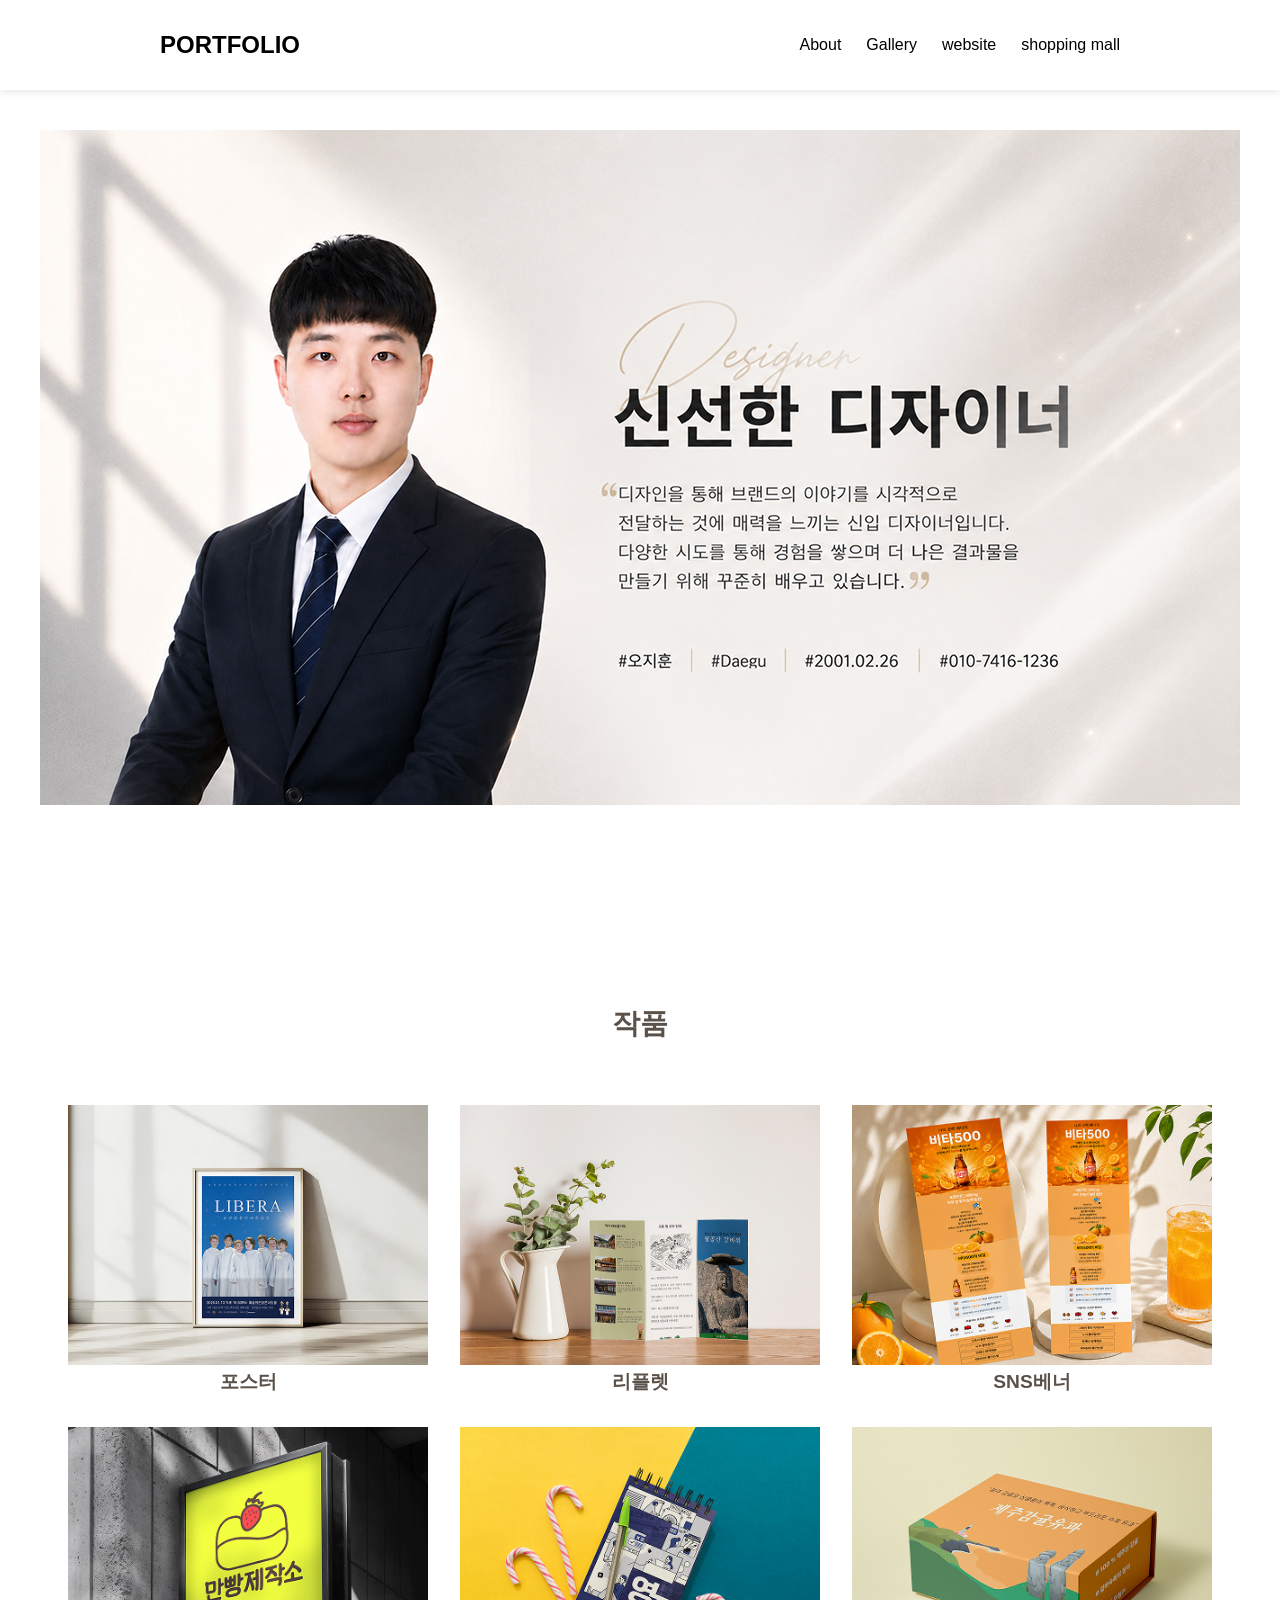
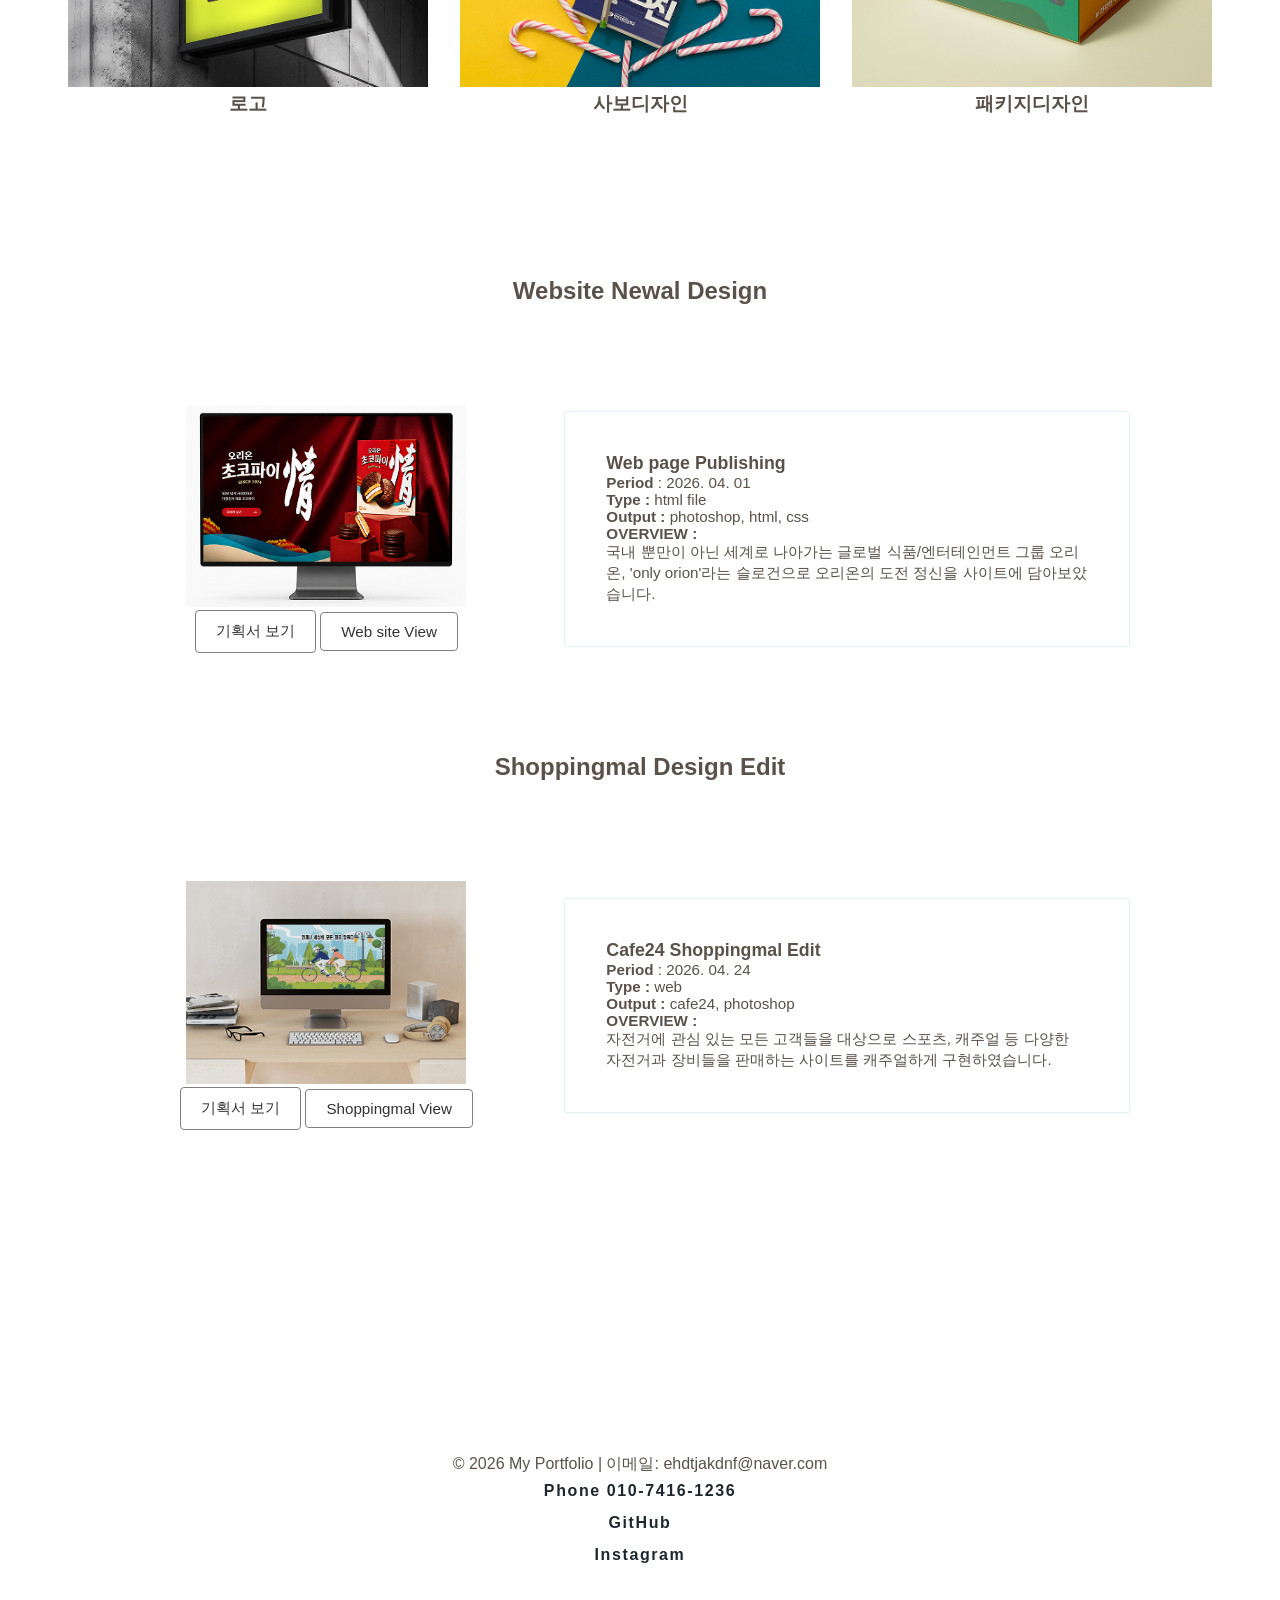
<file: index.html>
<!doctype html>
<html lang="ko">

<head>
  <meta charset="UTF-8" />
  <meta name="viewport" content="width=device-width, initial-scale=1.0" />
  <title> 포트폴리오 </title>
  <link rel="stylesheet" href="style.css">
</head>

<body>
  <main id="home">
    <header>
      <div class="head">
        <div class="logo"><a href="#home">PORTFOLIO</a></div>
        <nav>
          <ul>

            <li><a href="#about"> About </a></li>
            <li><a href="#project1"> Gallery</a></li>
            <li><a href="#project2"> website</a></li>
            <li><a href="#contact"> shopping mall </a></li>
          </ul>
        </nav>
      </div>
    </header>
    
  </main>

  <section id="about">
    <h2 class="title"></h2>
    <div><img src="img/about.jpg" /></div>
  </section>

  <!-- 프로젝트 섹션 -->
  <section id="project1">
    <h2 class="title">작품</h2>
    <div class="gallery">
      <div class="box" onclick="openModal('project1')">
        <img src="img/box1.jpg" alt="프로젝트 1" class="thumbnail">
        <p> 포스터 </p>
      </div>
      <div class="box" onclick="openModal('project2')">
        <img src="img/box2.jpg" alt="프로젝트 2" class="thumbnail">
        <p> 리플렛 </p>
      </div>
      <div class="box" onclick="openModal('project3')">
        <img src="img/box3.jpg" alt="프로젝트 3" class="thumbnail">
        <p> SNS베너</p>
      </div>
      <div class="box" onclick="openModal('project4')">
        <img src="img/box4.jpg" alt="프로젝트 4" class="thumbnail">
        <p>로고</p>
      </div>
      <div class="box" onclick="openModal('project5')">
        <img src="img/box5.jpg" alt="프로젝트 5" class="thumbnail">
        <p>사보디자인 </p>
      </div>
      <div class="box" onclick="openModal('project6')">
        <img src="img/box6.jpg" alt="프로젝트 6" class="thumbnail">
        <p> 패키지디자인 </p>
      </div>
    </div>
  </section>

  <!-- 프로젝트 섹션 2 -->
  <section id="project2">
    <div id="project2-1">
      <h2> Website Newal Design </h2>
      <h3> </h3>
      <div class="web-project">
        <div class="wp-left">
          <img src="img/web1.jpg">
          <p> <a href="orion.pdf" target="_blank" class="btn"> 기획서 보기 </a>
            <a href="https://oj7479876-cloud.github.io/orion/index.html" target="_blank" class="btn"> Web site View </a>
          </p>
        </div>
        <div class="wp-right">
          <h3> Web page Publishing </h3>
          <p> <b> Period </b>: 2026. 04. 01 </p>
          <p> <b> Type :</b> html file </p>
          <p> <b> Output :</b> photoshop, html, css </p>
          <p> <b> OVERVIEW :</b></p>
          <p> 국내 뿐만이 아닌 세계로 나아가는 글로벌 식품/엔터테인먼트 그룹 오리온,
            'only orion'라는 슬로건으로 오리온의 도전 정신을 사이트에 담아보았습니다.
          </p>
        </div>
      </div>
    </div>
    <div id="project2-2">
      <h2> Shoppingmal Design Edit </h2>
      <h3> </h3>
      <div class="web-project">
        <div class="wp-left">
          <img src="img/web2.jpg">
          <p> <a href="shopping mall.pdf" target="_blank" class="btn"> 기획서 보기 </a>
            <a href="https://ehdtjakdnf.cafe24.com/skin-skin1" target="_blank" class="btn"> Shoppingmal View </a>
          </p>
        </div>
        <div class="wp-right">
          <h3>Cafe24 Shoppingmal Edit </h3>
          <p> <b> Period </b>: 2026. 04. 24 </p>
          <p> <b> Type :</b> web </p>
          <p> <b> Output :</b> cafe24, photoshop </p>
          <p> <b> OVERVIEW :</b></p>
          <p> 자전거에 관심 있는 모든 고객들을 대상으로 스포츠, 캐주얼 등 다양한 자전거과 장비들을 판매하는 사이트를 캐주얼하게 구현하였습니다.
          </p>
        </div>
      </div>
    </div>
  </section>

  <!-- 연락처 섹션 -->
  <footer id="contact">
    <p>© 2026 My Portfolio | 이메일: ehdtjakdnf@naver.com</p>
    <ul class="social-links">
      <li><a href="#">Phone 010-7416-1236</a></li>
      <li><a href="#">GitHub</a></li>
      <li><a href="#">Instagram</a></li>
    </ul>
  </footer>

  <!-- 모달 창 -->
  <div id="modal" class="modal" onclick="closeModalOnOutside(event)">
    <div class="modal-content">
      <span class="close" onclick="closeModal()">&times;</span>
      <div id="modal-body"></div>
    </div>
  </div>
  <script src="modal.js"></script>
</body>

</html>
</file>
<file: style.css>
* {
    margin: 0;
    padding: 0;
    box-sizing: border-box;
  }

  li {
    list-style: none;
  }

  a {
    color: black;
    text-decoration: none;
  }

  body,
  html {
    height: 100%;
    font-family: "Noto Sans KR", sans-serif;
    color: #5a524a;
  }

  .wrap {
    width: 1200px;
    margin: 2rem auto;
  }

  

  header {
    width: 100%;
    background: rgba(255, 255, 255, 0.8);
    padding: 1.2rem;
    position: fixed;
    box-shadow: 0 2px 8px rgba(0, 0, 0, 0.1);
    z-index: 999;
  }

  .head {
    width: 1000px;
    margin: 0 auto;
    padding: 12px 20px;
    display: flex;
    justify-content: space-between;
    align-items: center;
  }

  .logo {
    font-size: 24px;
    font-weight: 700;
  }

  .head nav ul {
    display: flex;
    gap: 25px;
  }

  .head nav ul li a {
    font-weight: 500;
    font-size: 16px;
  }

  .head nav ul li a:hover {
    color: #4CAF50;
  }

  .hero {
    position: absolute;
    top: 70%;
    left: 50%;
    transform: translateX(-50%);
    text-align: center;
  }

  section {
    min-height: 100vh;
    height: auto;
    /* 자동으로 콘텐츠에 맞게 */
    padding: 6rem 0;
    margin: 0 auto;
    display: flex;
    flex-direction: column;
    justify-content: center;
    align-items: center;
    scroll-margin-top: 80px;
  }

  .title {
    font-size: 28px;
    color: #5a524a;
    margin-bottom: 30px;
  }

  #about {
    background-color: white;
    padding: 100px 0;
    text-align: center;
  }

  /* 프로젝트 섹션 */
  .gallery {
    max-width: 1200px;
    margin: 0 auto;
    display: flex;
    justify-content: center;
    align-items: center;
    gap: 2rem;
    flex-wrap: wrap;
    text-align: center;
    padding: 2rem 0;
    position: relative;
  }

  .box {
    width: 30%;
    cursor: pointer;
  }

  .box img {
    width: 100%;
    object-fit: cover;
  }

  .box p {
    font-weight: bold;
    font-size: 1.2rem;
  }

  .thumbnail:hover {
    transform: scale(1.03);
    box-shadow: 0 0 10px gray;
  }

  /* 프로젝트2 웹포플 */
  #project2 {
    padding-top: 2rem;
  }

  #project2 h2 {
    text-align: center;
  }

  .web-project {
    margin: 100px auto;
    width: 80%;
    display: flex;
    gap: 4rem;
    flex-wrap: wrap;
    justify-content: center;
    align-items: center;
    font-size: 0.95rem;
  }

  .wp-left {
    width: 33%;
    min-width: 350px;
    text-align: center;
  }

  .wp-left a {
    display: inline-block;
    vertical-align: middle;
  }

  .btn {
    display: inline-block;
    padding: 10px 20px;
    border: 1px solid gray;
    color: #333;
    text-decoration: none;
    border-radius: 4px;
  }

  .wp-right {
    border-radius: 0px;
    min-width: 400px;
    text-align: left;
    width: 55%;
    box-shadow: 0 0 2px lightblue;
    padding: 4%;
  }

  .wp-left img {
    width: 80%;
    object-fit: cover;
  }

  #contact {
    text-align: center;
    padding: 8rem 0;
    position: relative;
    /* 겹침 방지 */
    z-index: 1;
  }

  #contact li {
    list-style-type: none;
    line-height: 2rem;
  }

  #contact li a {
    text-decoration: none;
    color: #1e272e;
    font-weight: 600;
    letter-spacing: 0.1rem;
  }

  #contact li a:hover {
    color: #4CAF50;
    text-shadow: 0 0 3px rgb(229, 248, 193);
  }

  /* 모달 스타일 */
  .modal {
    display: none;
    position: fixed;
    z-index: 10000;
    left: 0;
    top: 0;
    width: 100%;
    height: 100%;
    background-color: rgba(0, 0, 0, 0.85);
    animation: fadeIn 0.3s;
  }

  .modal.active {
    display: flex;
    justify-content: center;
    align-items: center;
  }

  .modal-content {
    background-color: white;
    padding: 30px;
    border-radius: 15px;
    max-width: 1200px;
    width: 90%;
    max-height: 90vh;
    overflow-y: auto;
    position: relative;
    animation: slideIn 0.3s;
  }

  .close {
    position: fixed;
    top: 30px;
    right: 14%;
    font-size: 35px;
    font-weight: bold;
    background-color: white;
    border-radius: 5px;
    color: black;
    cursor: pointer;
    transition: color 0.3s;
    line-height: 1;
    z-index: 10001;
  }

  .close:hover {
    color: #000;
  }

  .modal-content img {
    width: 100%;
    height: auto;
    border-radius: 10px;
    margin-bottom: 20px;
  }

  .modal-content h2 {
    margin-bottom: 15px;
    color: #333;
    font-size: 24px;
  }

  .modal-content p {
    line-height: 1.8;
    color: #666;
    font-size: 16px;
  }

  @keyframes fadeIn {
    from {
      opacity: 0;
    }

    to {
      opacity: 1;
    }
  }

  @keyframes slideIn {
    from {
      transform: translateY(-50px);
      opacity: 0;
    }

    to {
      transform: translateY(0);
      opacity: 1;
    }
  }
</file>
